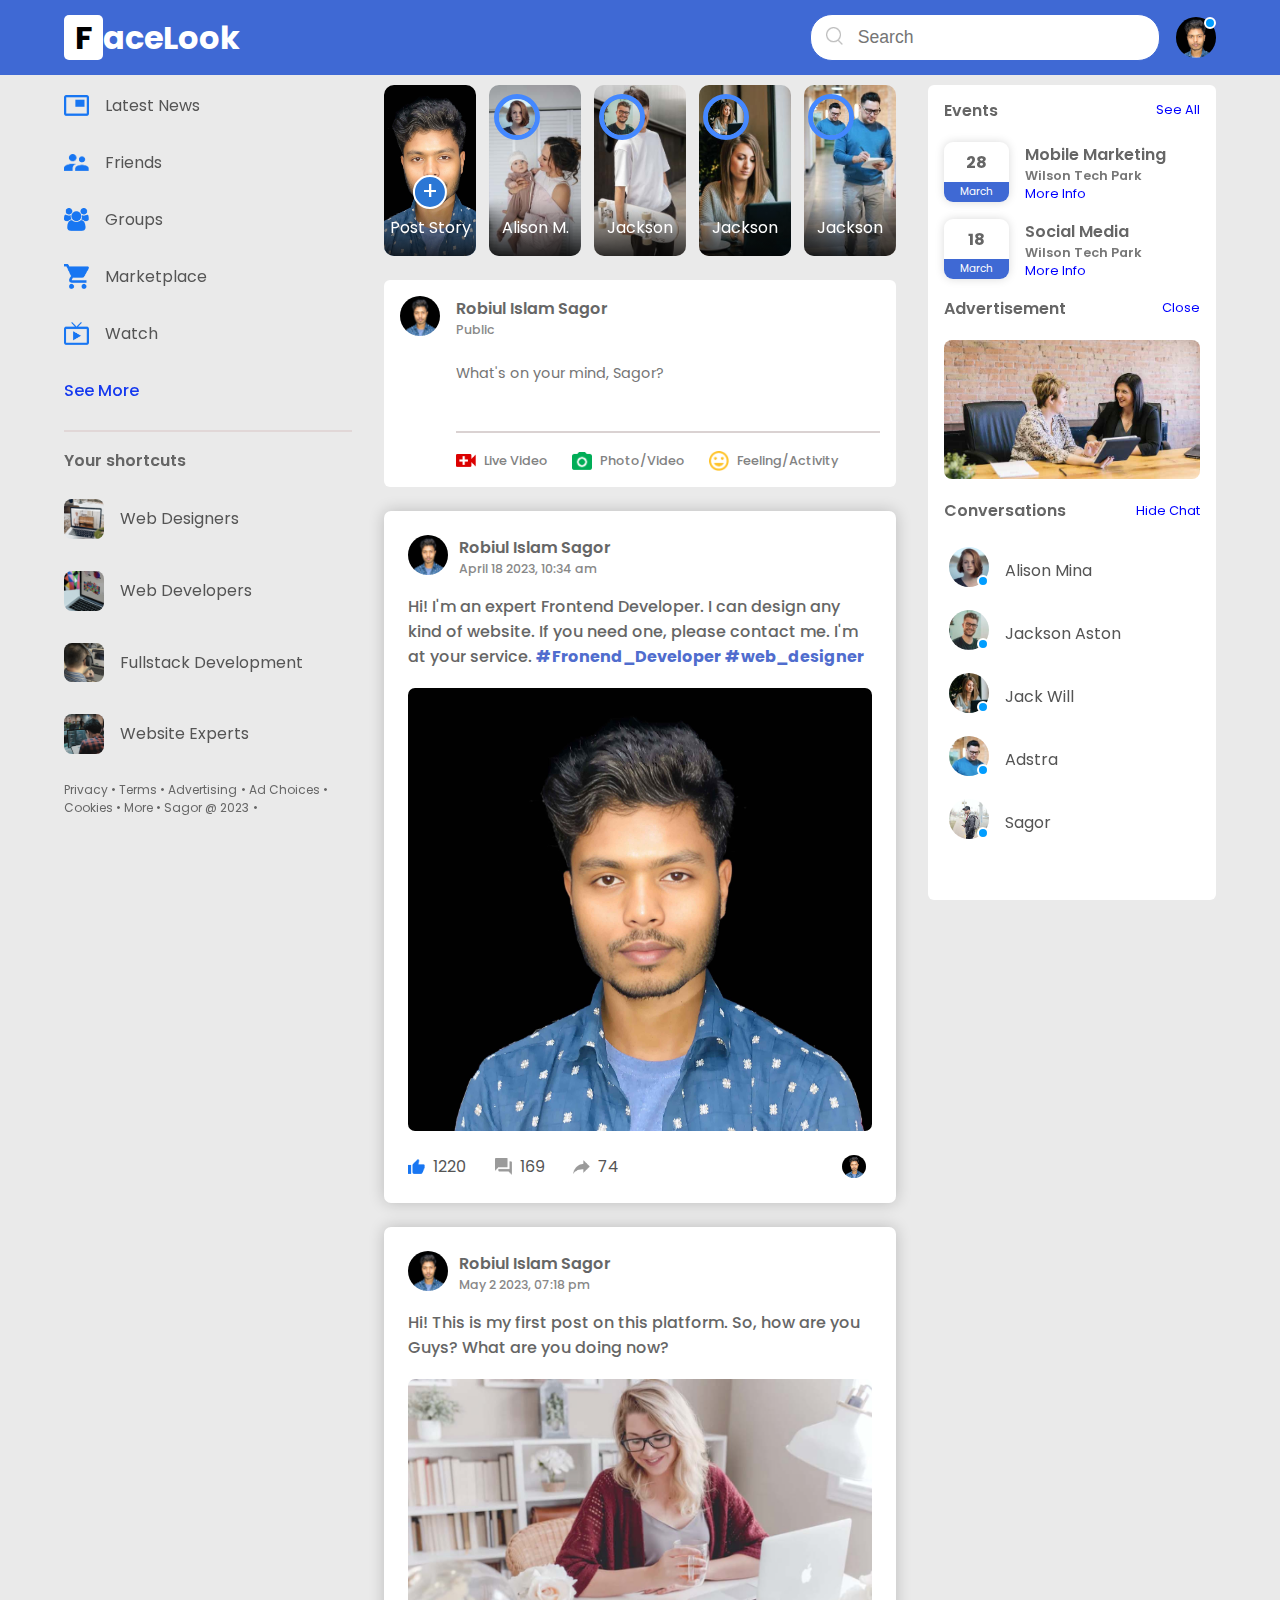
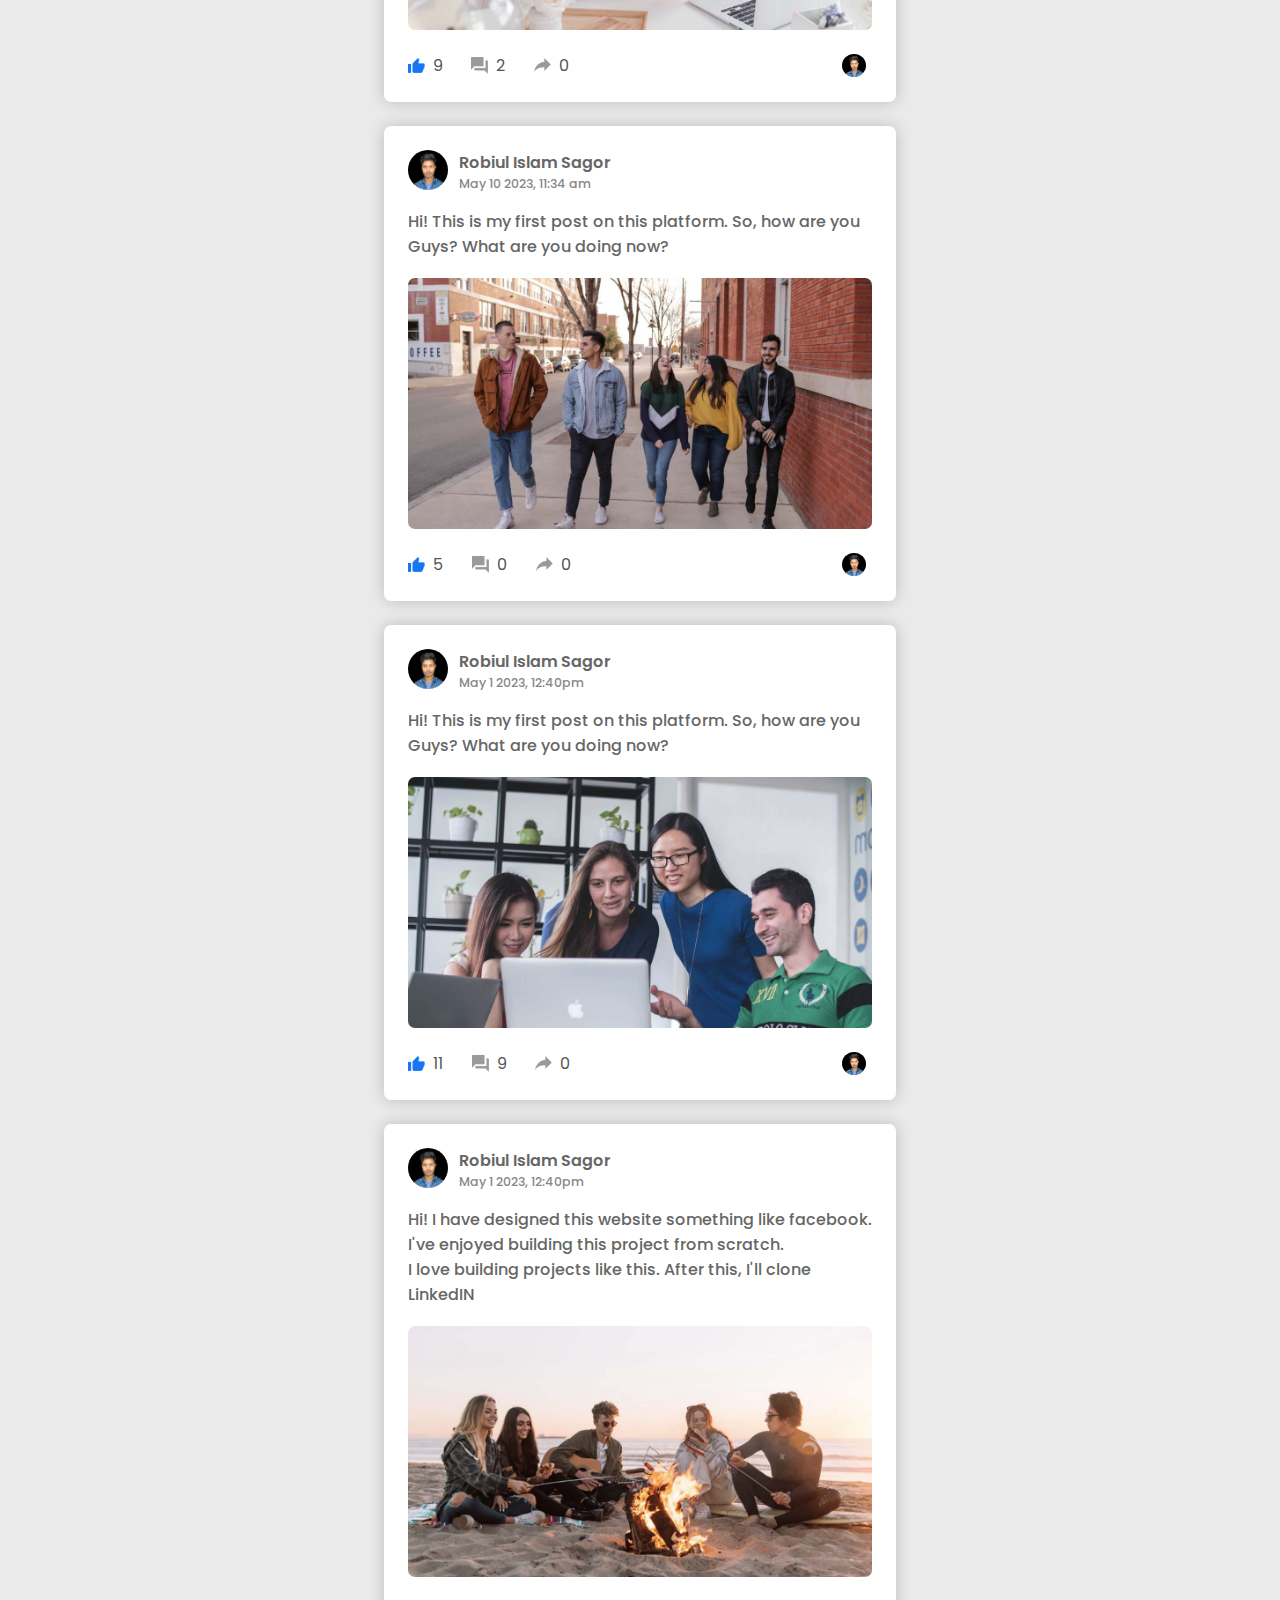
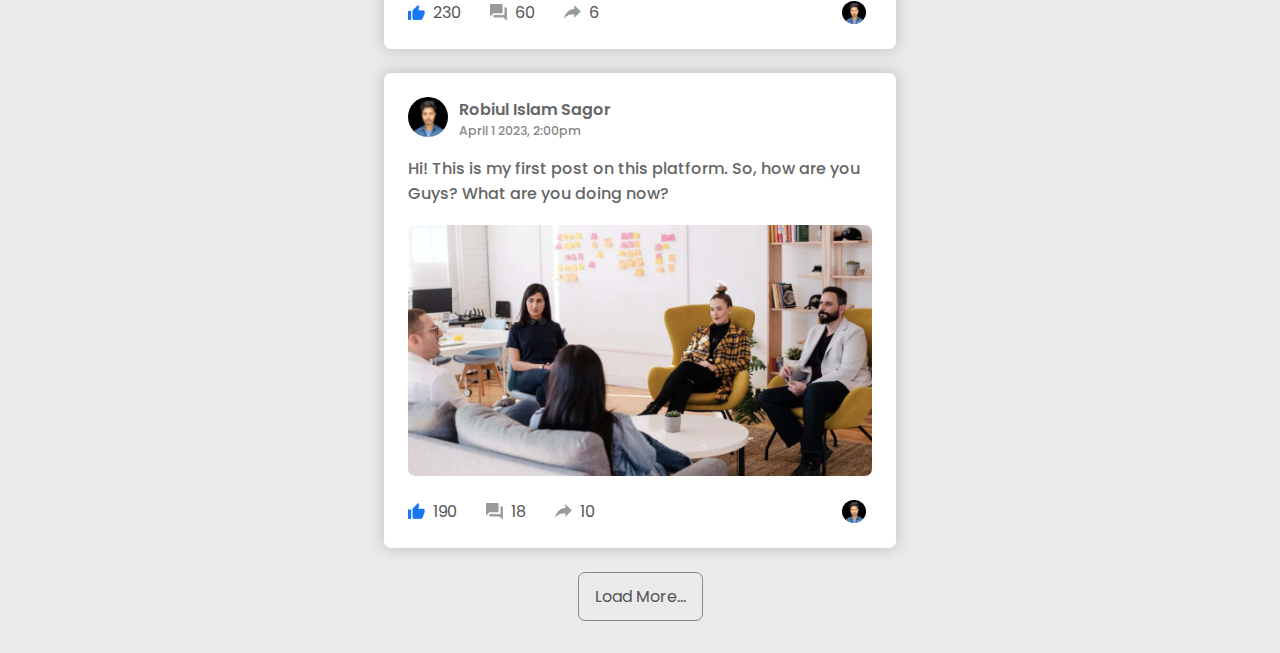
<file: index.html>
<!DOCTYPE html>
<html lang="en">

<head>
    <meta charset="UTF-8">
    <meta http-equiv="X-UA-Compatible" content="IE=edge">
    <meta name="viewport" content="width=device-width, initial-scale=1.0">
    <title>FaceLook.Com</title>
    <link rel="stylesheet" href="https://cdnjs.cloudflare.com/ajax/libs/font-awesome/6.4.0/css/all.min.css"
        integrity="sha512-iecdLmaskl7CVkqkXNQ/ZH/XLlvWZOJyj7Yy7tcenmpD1ypASozpmT/E0iPtmFIB46ZmdtAc9eNBvH0H/ZpiBw=="
        crossorigin="anonymous" referrerpolicy="no-referrer" />
    <link rel="shortcut icon" href="images/favicon2.ico" type="image/x-icon">
    <link rel="stylesheet" href="./style.css">
    <meta property="og:title" content="FaceLink: Clone like Facebook" />
    <meta property="og:description" content="It is a clone of Facebook old version." />
    <meta property="og:image" content="https://robiulsagor.github.io/fb-desktop-clone/images/me2.jpg" />
</head>

<body>
    <nav>
        <div class="nav-left">
            <a href="index.html">
                <h1 class="logo"><span>F</span>aceLook</h1>
            </a>
            <ul>
                <li><i class="fa-regular fa-bell"></i></li>
                <li><i class="fa-regular fa-envelope"></i></li>
                <li><i class="fa-solid fa-video"></i></li>
            </ul>
        </div>
        <div class="nav-right">
            <div class="search-container">
                <img src="./images/search.png" alt="">
                <input type="search" placeholder="Search">
            </div>

            <div class="nav-user-profile  online">
                <!-- <img src="./images/profile-pic.png" alt=""> -->
                <img src="./images/profile-pic.jpg" alt="">

                <!-- dropdown menu -->
                <div class="user-options">
                    <div class="toggle-btn">
                        <span></span>
                    </div>

                    <div class="user">
                        <div class="post-user user-info">
                            <img src="./images/profile-pic.png" class="profile-img">
                            <div>
                                <a href="profile.html">
                                    <h3>Robiul Islam Sagor</h3>
                                </a>
                                <a href="profile.html">

                                    <span class="link-more">See Your Profile</span>
                                </a>
                            </div>
                        </div>
                    </div>

                    <div class="user">
                        <div class="post-user user-info">
                            <img src="./images/feedback.png" class="profile-img">
                            <div>
                                <h3>Give Feedback</h3>
                                <span class="link-more">
                                    Help us improve the new design
                                </span>
                            </div>
                        </div>
                    </div>

                    <div class="user-options-options">

                        <div class="option">
                            <div class="option-left">
                                <img src="./images/setting.png" alt="">
                                <span>Settings and Privacy</span>
                            </div>
                            <i class="fa-solid fa-chevron-right option-icon"></i>
                        </div>

                        <div class="option">
                            <div class="option-left">
                                <img src="./images/help.png" alt="">
                                <span>Help and Support</span>
                            </div>
                            <i class="fa-solid fa-chevron-right option-icon"></i>
                        </div>

                        <div class="option">
                            <div class="option-left">
                                <img src="./images/display.png" alt="">
                                <span>Display & Accessbility</span>
                            </div>
                            <i class="fa-solid fa-chevron-right option-icon"></i>
                        </div>

                        <div class="option">
                            <div class="option-left">
                                <img src="./images/logout.png" alt="">
                                <span>Logout</span>
                            </div>
                            <i class="fa-solid fa-chevron-right option-icon"></i>
                        </div>

                    </div>
                </div>
            </div>
        </div>
    </nav>

    <section class="main">
        <div class="left">
            <ul class="left-links">
                <li><img src="./images/news.png"><span>Latest News</span></li>
                <li><img src="./images/friends.png"><span>Friends</span></li>
                <li><img src="./images/group.png"><span>Groups</span></li>
                <li><img src="./images/marketplace.png"><span>Marketplace</span></li>
                <li><img src="./images/watch.png"><span>Watch</span></li>
                <li><span>See More</span></li>
            </ul>

            <hr>
            <div class="shortcuts">
                <h2 class="section-title">
                    Your shortcuts
                </h2>
                <ul>
                    <li>
                        <img src="./images/shortcut-1.png" alt="">
                        <span>Web Designers</span>
                    </li>
                    <li>
                        <img src="./images/shortcut-2.png" alt="">
                        <span>Web Developers</span>
                    </li>
                    <li>
                        <img src="./images/shortcut-3.png" alt="">
                        <span>Fullstack Development</span>
                    </li>
                    <li>
                        <img src="./images/shortcut-4.png" alt="">
                        <span>Website Experts</span>
                    </li>
                </ul>
            </div>

            <div class="footer-links">
                <a href="#">Privacy</a>•
                <a href="#">Terms</a>•
                <a href="#">Advertising</a>•
                <a href="#">Ad Choices</a>•
                <a href="#">Cookies</a>•
                <a href="#">More</a>•
                <span>Sagor @ 2023</span>•
            </div>
        </div>



        <div class="middle">


            <div class="story-container">

                <div class="story create-story">
                    <img src="./images/me2.jpg" class="story-img" alt="">
                    <span>Post Story</span>
                </div>

                <div class="story">
                    <img src="./images/status-2.jpg" class="story-img" alt="">
                    <img src="./images/member-1.jpg" class="profile-story" alt="">
                    <span>Alison M.</span>
                </div>

                <div class="story">
                    <img src="./images/status-3.jpg" class="story-img" alt="">
                    <img src="./images/member-2.jpg" class="profile-story" alt="">
                    <span>Jackson</span>
                </div>

                <div class="story">
                    <img src="./images/status-4.jpg" class="story-img" alt="">
                    <img src="./images/member-3.jpg" class="profile-story" alt="">
                    <span>Jackson</span>
                </div>
                <div class="story">
                    <img src="./images/status-5.jpg" class="story-img" alt="">
                    <img src="./images/member-4.jpg" class="profile-story" alt="">
                    <span>Jackson</span>
                </div>
            </div>
            <!-- story container ends here -->

            <!-- write post container starts -->

            <div class="write-post-container">
                <img src="./images/me2.jpg" class="profile-img" alt="">
                <div style="flex:1">
                    <div class="user-info">
                        <h3> Robiul Islam Sagor</h3>
                        <p>Public <i class="fa-solid fa-caret-down "></i>
                        </p>
                    </div>

                    <textarea name="" placeholder="What's on your mind, Sagor?" class="write-post-textarea"></textarea>

                    <ul class="post-options">
                        <li>
                            <img src="./images/live-video.png" alt="">
                            <span>Live Video</span>
                        </li>
                        <li>
                            <img src="./images/photo.png" alt="">
                            <span>Photo/Video</span>
                        </li>
                        <li>
                            <img src="./images/feeling.png" alt="">
                            <span>Feeling/Activity</span>
                        </li>
                    </ul>
                </div>
            </div>

            <!-- write post container ends -->
            <!-- ==== -->

            <!-- post  -->
            <div class="post">
                <div class="post-top">
                    <div class="post-user user-info">
                        <img src="./images/me2.jpg" class="profile-img">
                        <div>
                            <a href="profile.html">
                                <h3>Robiul Islam Sagor</h3>
                            </a>
                            <p>April 18 2023, 10:34 am</p>
                        </div>
                    </div>
                    <i class="fa-solid fa-ellipsis view-options"></i>
                </div>

                <div class="post-body">
                    <p>Hi! I'm an expert Frontend Developer. I can design any kind of website. If you need one, please
                        contact me. I'm at your service. <a href="#">#Fronend_Developer</a> <a
                            href="#">#web_designer</a>

                    </p>
                    <div class="post-img">
                        <img src="./images/me2.jpg" alt="">
                    </div>
                </div>

                <div class="post-footer">
                    <div class="post-footer-left">
                        <ul class="reactions">
                            <li>
                                <img src="./images/like-blue.png" alt="">
                                <span>1220</span>
                            </li>
                            <li>
                                <img src="./images/comments.png" alt="">
                                <span>169</span>
                            </li>
                            <li>
                                <img src="./images/share.png" alt="">
                                <span>74</span>
                            </li>
                        </ul>
                    </div>
                    <div class="post-footer-right">
                        <img src="./images/me2.jpg" class="post-footer-pro-pic" alt=""><i
                            class="fa-solid fa-caret-down icon"></i>
                    </div>
                </div>
            </div>

            <!-- post  -->
            <div class="post">
                <div class="post-top">
                    <div class="post-user user-info">
                        <img src="./images/me2.jpg" class="profile-img">
                        <div>
                            <a href="profile.html">
                                <h3>Robiul Islam Sagor</h3>
                            </a>
                            <p>May 2 2023, 07:18 pm</p>
                        </div>
                    </div>
                    <i class="fa-solid fa-ellipsis view-options"></i>
                </div>

                <div class="post-body">
                    <p>Hi! This is my first post on this platform. So, how are you Guys? What are you doing now?</p>
                    <div class="post-img">
                        <img src="./images/feed-image-4.jpg" alt="">
                    </div>
                </div>

                <div class="post-footer">
                    <div class="post-footer-left">
                        <ul class="reactions">
                            <li>
                                <img src="./images/like-blue.png" alt="">
                                <span>9</span>
                            </li>
                            <li>
                                <img src="./images/comments.png" alt="">
                                <span>2</span>
                            </li>
                            <li>
                                <img src="./images/share.png" alt="">
                                <span>0</span>
                            </li>
                        </ul>
                    </div>
                    <div class="post-footer-right">
                        <img src="./images/me2.jpg" class="post-footer-pro-pic" alt=""><i
                            class="fa-solid fa-caret-down icon"></i>
                    </div>
                </div>
            </div>

            <!-- post  -->
            <div class="post">
                <div class="post-top">
                    <div class="post-user user-info">
                        <img src="./images/me2.jpg" class="profile-img">
                        <div>
                            <a href="profile.html">
                                <h3>Robiul Islam Sagor</h3>
                            </a>
                            <p>May 10 2023, 11:34 am</p>
                        </div>
                    </div>
                    <i class="fa-solid fa-ellipsis view-options"></i>
                </div>

                <div class="post-body">
                    <p>Hi! This is my first post on this platform. So, how are you Guys? What are you doing now?</p>
                    <div class="post-img">
                        <img src="./images/feed-image-3.jpg" alt="">
                    </div>
                </div>

                <div class="post-footer">
                    <div class="post-footer-left">
                        <ul class="reactions">
                            <li>
                                <img src="./images/like-blue.png" alt="">
                                <span>5</span>
                            </li>
                            <li>
                                <img src="./images/comments.png" alt="">
                                <span>0</span>
                            </li>
                            <li>
                                <img src="./images/share.png" alt="">
                                <span>0</span>
                            </li>
                        </ul>
                    </div>
                    <div class="post-footer-right">
                        <img src="./images/me2.jpg" class="post-footer-pro-pic" alt=""><i
                            class="fa-solid fa-caret-down icon"></i>
                    </div>
                </div>
            </div>

            <!-- post  -->
            <div class="post">
                <div class="post-top">
                    <div class="post-user user-info">
                        <img src="./images/me2.jpg" class="profile-img">
                        <div>
                            <a href="profile.html">
                                <h3>Robiul Islam Sagor</h3>
                            </a>
                            <p>May 1 2023, 12:40pm</p>
                        </div>
                    </div>
                    <i class="fa-solid fa-ellipsis view-options"></i>
                </div>

                <div class="post-body">
                    <p>Hi! This is my first post on this platform. So, how are you Guys? What are you doing now?</p>
                    <div class="post-img">
                        <img src="./images/feed-image-1.jpg" alt="">
                    </div>
                </div>

                <div class="post-footer">
                    <div class="post-footer-left">
                        <ul class="reactions">
                            <li>
                                <img src="./images/like-blue.png" alt="">
                                <span>11</span>
                            </li>
                            <li>
                                <img src="./images/comments.png" alt="">
                                <span>9</span>
                            </li>
                            <li>
                                <img src="./images/share.png" alt="">
                                <span>0</span>
                            </li>
                        </ul>
                    </div>
                    <div class="post-footer-right">
                        <img src="./images/me2.jpg" class="post-footer-pro-pic" alt=""><i
                            class="fa-solid fa-caret-down icon"></i>
                    </div>
                </div>
            </div>


            <!-- post  -->
            <div class="post">
                <div class="post-top">
                    <div class="post-user user-info">
                        <img src="./images/me2.jpg" class="profile-img">
                        <div>
                            <a href="profile.html">
                                <h3>Robiul Islam Sagor</h3>
                            </a>
                            <p>May 1 2023, 12:40pm</p>
                        </div>
                    </div>
                    <i class="fa-solid fa-ellipsis view-options"></i>
                </div>

                <div class="post-body">
                    <p>Hi! I have designed this website something like facebook. I've enjoyed building this project from
                        scratch. <br>
                        I love building projects like this. After this, I'll clone LinkedIN
                    </p>
                    <div class="post-img">
                        <img src="./images/feed-image-2.jpg" alt="">
                    </div>
                </div>

                <div class="post-footer">
                    <div class="post-footer-left">
                        <ul class="reactions">
                            <li>
                                <img src="./images/like-blue.png" alt="">
                                <span>230</span>
                            </li>
                            <li>
                                <img src="./images/comments.png" alt="">
                                <span>60</span>
                            </li>
                            <li>
                                <img src="./images/share.png" alt="">
                                <span>6</span>
                            </li>
                        </ul>
                    </div>
                    <div class="post-footer-right">
                        <img src="./images/me2.jpg" class="post-footer-pro-pic" alt=""><i
                            class="fa-solid fa-caret-down icon"></i>
                    </div>
                </div>
            </div>

            <!-- post  -->
            <div class="post">
                <div class="post-top">
                    <div class="post-user user-info">
                        <img src="./images/me2.jpg" class="profile-img">
                        <div>
                            <a href="profile.html">
                                <h3>Robiul Islam Sagor</h3>
                            </a>
                            <p>April 1 2023, 2:00pm</p>
                        </div>
                    </div>
                    <i class="fa-solid fa-ellipsis view-options"></i>
                </div>

                <div class="post-body">
                    <p>Hi! This is my first post on this platform. So, how are you Guys? What are you doing now?</p>
                    <div class="post-img">
                        <img src="./images/feed-image-5.jpg" alt="">
                    </div>
                </div>

                <div class="post-footer">
                    <div class="post-footer-left">
                        <ul class="reactions">
                            <li>
                                <img src="./images/like-blue.png" alt="">
                                <span>190</span>
                            </li>
                            <li>
                                <img src="./images/comments.png" alt="">
                                <span>18</span>
                            </li>
                            <li>
                                <img src="./images/share.png" alt="">
                                <span>10</span>
                            </li>
                        </ul>
                    </div>
                    <div class="post-footer-right">
                        <img src="./images/me2.jpg" class="post-footer-pro-pic" alt=""><i
                            class="fa-solid fa-caret-down icon"></i>
                    </div>
                </div>
            </div>


            <!-- loading btn -->
            <div class="load-btn-container">
                <button class="load-btn">Load More...</button>
                <h3 class="load_err">Loading Error</h3>
            </div>

        </div>

        <div class="right">
            <div class="events">
                <div class="section-header">
                    <h2 class="section-title">
                        Events
                    </h2>
                    <span class="link-more">See All</span>
                </div>

                <div class="event">
                    <div>
                        <div class="date-container">
                            <span>28</span>
                            <span>March</span>
                        </div>
                    </div>
                    <div class="event-details">
                        <h2 class="section-title">Mobile Marketing</h2>
                        <span class="addr"><i class="fa-solid fa-location-dot"></i> Wilson Tech Park</span>
                        <span class="link-more">More Info</span>

                    </div>
                </div>

                <div class="event">
                    <div>
                        <div class="date-container">
                            <span>18</span>
                            <span>March</span>
                        </div>
                    </div>
                    <div class="event-details">
                        <h2 class="section-title">Social Media</h2>
                        <span class="addr"><i class="fa-solid fa-location-dot"></i> Wilson Tech Park</span>
                        <span class="link-more">More Info</span>

                    </div>
                </div>
            </div>

            <div class="ads">
                <div class="ad">
                    <div class="section-header">
                        <h2 class="section-title">
                            Advertisement
                        </h2>
                        <span class="link-more">Close</span>
                    </div>
                    <div>
                        <img src="./images/advertisement.jpg" alt="">
                    </div>
                </div>
            </div>

            <div class="conversations">
                <div class="section-header">
                    <h2 class="section-title">
                        Conversations
                    </h2>
                    <span class="link-more">Hide Chat</span>
                </div>

                <div class="chats">
                    <div class="chat">
                        <div class="chat-img online">
                            <img src="./images/member-1.jpg" alt="">
                        </div>
                        <p>Alison Mina</p>
                    </div>
                    <div class="chat">
                        <div class="chat-img online">
                            <img src="./images/member-2.jpg" alt="">
                        </div>
                        <p>Jackson Aston</p>
                    </div>
                    <div class="chat">
                        <div class="chat-img online">
                            <img src="./images/member-3.jpg" alt="">
                        </div>
                        <p>Jack Will</p>
                    </div>
                    <div class="chat">
                        <div class="chat-img online">
                            <img src="./images/member-4.jpg" alt="">
                        </div>
                        <p>Adstra</p>
                    </div>
                    <div class="chat">
                        <div class="chat-img online">
                            <img src="./images/member-5.jpg" alt="">
                        </div>
                        <p>Sagor</p>
                    </div>
                </div>
            </div>
        </div>
    </section>


    <script src="./script.js"></script>
</body>

</html>
</file>
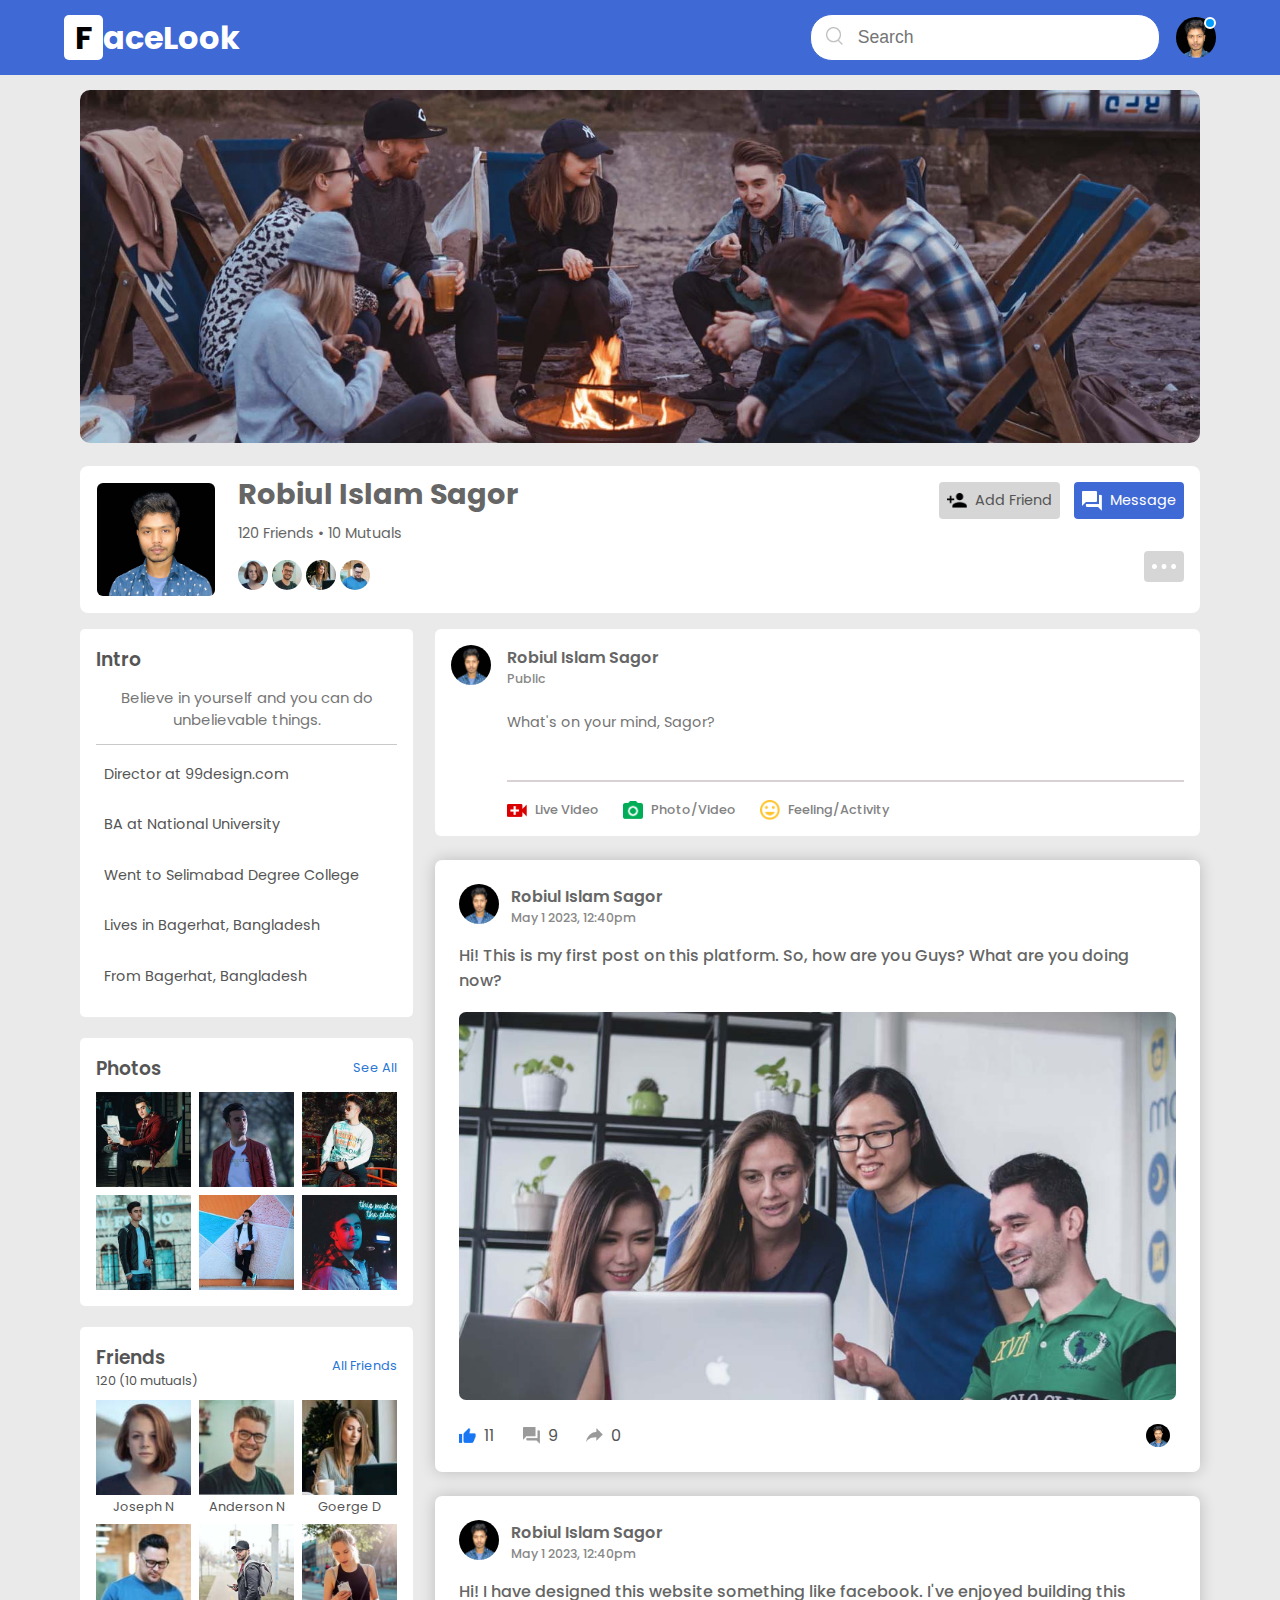
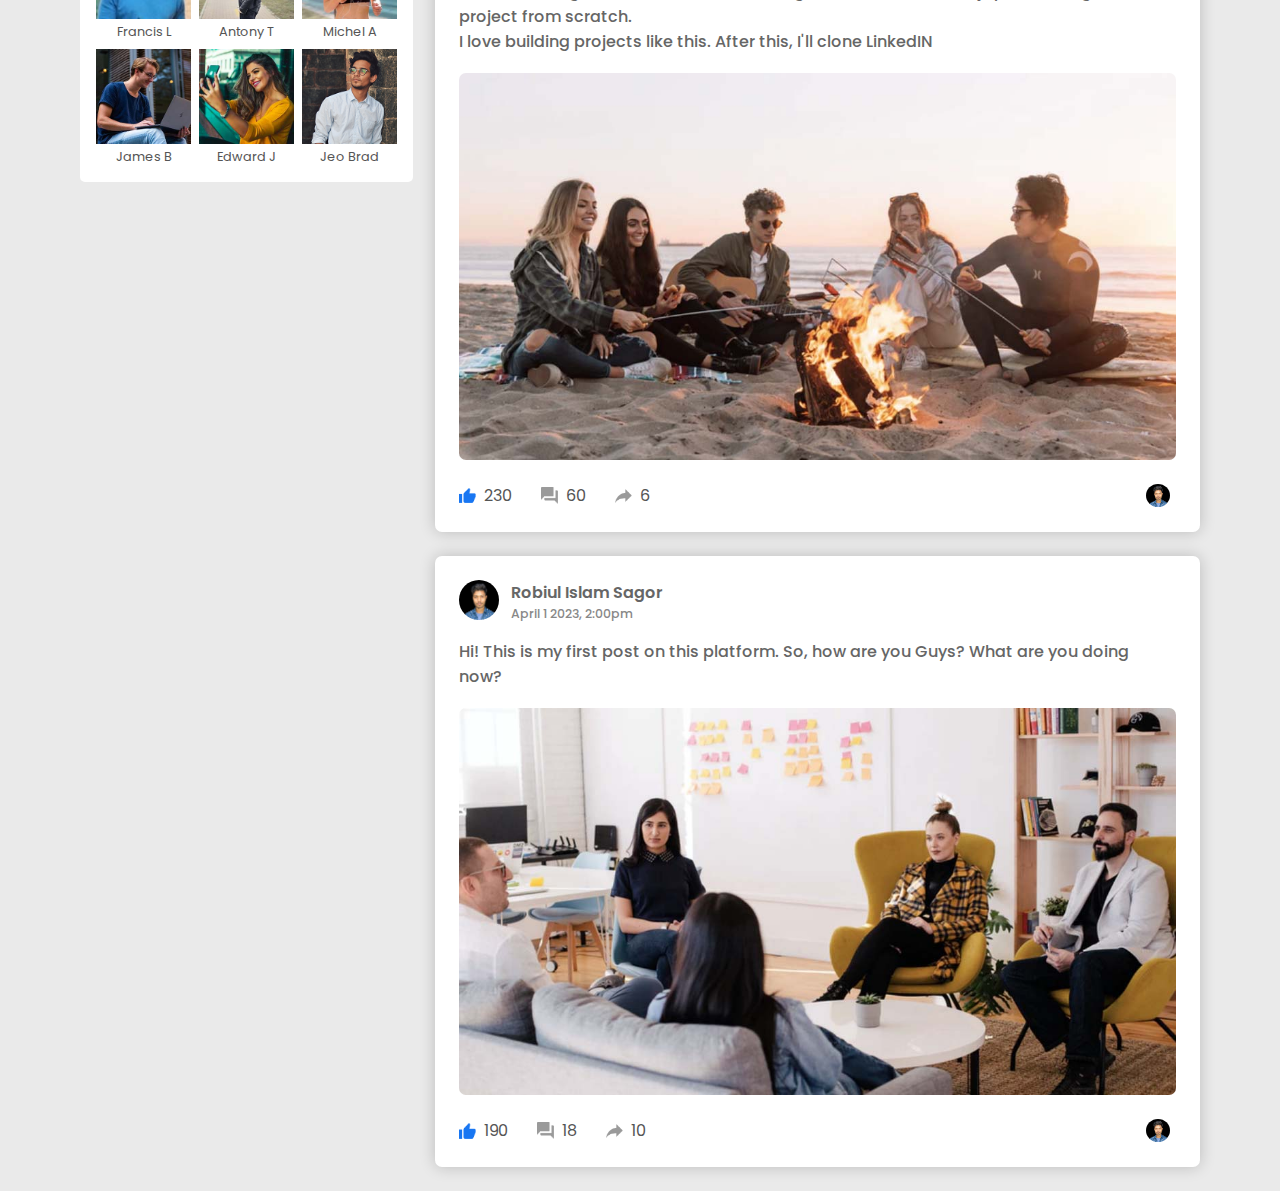
<file: profile.html>
<!DOCTYPE html>
<html lang="en">

<head>
    <meta charset="UTF-8">
    <meta http-equiv="X-UA-Compatible" content="IE=edge">
    <meta name="viewport" content="width=device-width, initial-scale=1.0">
    <title>FaceLook.Com</title>
    <link rel="stylesheet" href="https://cdnjs.cloudflare.com/ajax/libs/font-awesome/6.4.0/css/all.min.css"
        integrity="sha512-iecdLmaskl7CVkqkXNQ/ZH/XLlvWZOJyj7Yy7tcenmpD1ypASozpmT/E0iPtmFIB46ZmdtAc9eNBvH0H/ZpiBw=="
        crossorigin="anonymous" referrerpolicy="no-referrer" />
    <link rel="shortcut icon" href="images/favicon2.ico" type="image/x-icon">
    <link rel="stylesheet" href="./style.css">
    <meta property="og:title" content="FaceLink: Clone like Facebook" />
    <meta property="og:description" content="It is a clone of Facebook old version." />
    <meta property="og:image" content="https://robiulsagor.github.io/fb-desktop-clone/images/me2.jpg" />
</head>

<body>
    <nav>
        <div class="nav-left">
            <a href="index.html">
                <h1 class="logo"><span>F</span>aceLook</h1>
            </a>
            <ul>
                <li><i class="fa-regular fa-bell"></i></li>
                <li><i class="fa-regular fa-envelope"></i></li>
                <li><i class="fa-solid fa-video"></i></li>
            </ul>
        </div>
        <div class="nav-right">
            <div class="search-container">
                <img src="./images/search.png" alt="">
                <input type="search" placeholder="Search">
            </div>

            <div class="nav-user-profile  online">
                <!-- <img src="./images/profile-pic.png" alt=""> -->
                <img src="./images/profile-pic.jpg" alt="">

                <!-- dropdown menu -->
                <div class="user-options">
                    <div class="toggle-btn">
                        <span></span>
                    </div>

                    <div class="user">
                        <div class="post-user user-info">
                            <img src="./images/profile-pic.jpg" class="profile-img">
                            <div>
                                <a href="profile.html">
                                    <h3>Robiul Islam Sagor</h3>
                                </a>
                                <a href="profile.html">

                                    <span class="link-more">See Your Profile</span>
                                </a>
                            </div>
                        </div>
                    </div>

                    <div class="user">
                        <div class="post-user user-info">
                            <img src="./images/feedback.png" class="profile-img">
                            <div>
                                <h3>Give Feedback</h3>
                                <span class="link-more">
                                    Help us improve the new design
                                </span>
                            </div>
                        </div>
                    </div>

                    <div class="user-options-options">

                        <div class="option">
                            <div class="option-left">
                                <img src="./images/setting.png" alt="">
                                <span>Settings and Privacy</span>
                            </div>
                            <i class="fa-solid fa-chevron-right option-icon"></i>
                        </div>

                        <div class="option">
                            <div class="option-left">
                                <img src="./images/help.png" alt="">
                                <span>Help and Support</span>
                            </div>
                            <i class="fa-solid fa-chevron-right option-icon"></i>
                        </div>

                        <div class="option">
                            <div class="option-left">
                                <img src="./images/display.png" alt="">
                                <span>Display & Accessbility</span>
                            </div>
                            <i class="fa-solid fa-chevron-right option-icon"></i>
                        </div>

                        <div class="option">
                            <div class="option-left">
                                <img src="./images/logout.png" alt="">
                                <span>Logout</span>
                            </div>
                            <i class="fa-solid fa-chevron-right option-icon"></i>
                        </div>

                    </div>
                </div>
            </div>
        </div>
    </nav>

    <section class="profile-container">
        <div class="cover-photo">
            <img src="./images/cover.jpg" alt="">
        </div>

        <div class="profile-top">
            <div class="pt-left">
                <img src="./images/me2.jpg" class="profile-photo-big" alt="">
                <div class="pname">
                    <h2>Robiul Islam Sagor</h2>
                    <span>120 Friends • 10 Mutuals</span>
                    <div class="friend-img">
                        <img src="./images/member-1.jpg" alt="">
                        <img src="./images/member-2.jpg" alt="">
                        <img src="./images/member-3.jpg" alt="">
                        <img src="./images/member-4.jpg" alt="">
                    </div>
                </div>
            </div>
            <div class="pt-right">
                <div class="pt-top">
                    <div>
                        <img src="./images/add-friends.png" alt="">
                        <span>Add Friend</span>
                    </div>
                    <div>
                        <img src="./images/message.png" alt="">
                        <span>Message</span>
                    </div>

                </div>
                <div class="pt-bottom">
                    <img src="./images/see-more.png" alt="">
                </div>
            </div>
        </div>


        <div class="profile-main">


            <div class="main-left">

                <!-- intro container -->
                <div class="intro  left-containers">
                    <div class="intro-container">

                        <h3 class="container-header">Intro</h3>
                        <p class="intro-txt">Believe in yourself and you can do unbelievable things. <i
                                class="fa-regular fa-face-smile" style="color: #bfcb11;"></i></p>
                    </div>

                    <ul class="work">
                        <li>
                            <i class="fa-solid fa-briefcase"></i>
                            <span>Director at 99design.com</span>
                        </li>
                        <li>
                            <i class="fa-solid fa-graduation-cap"></i>
                            <span>BA at National University</span>
                        </li>
                        <li>
                            <i class="fa-solid fa-graduation-cap"></i>
                            <span>Went to Selimabad Degree College</span>
                        </li>
                        <!-- <li>
                            <i class="fa-solid fa-graduation-cap"></i>
                            <span>Went to BPGM Rahmania High School</span>
                        </li> -->
                        <li>
                            <i class="fa-solid fa-house"></i>
                            <span>Lives in Bagerhat, Bangladesh</span>
                        </li>
                        <li>
                            <i class="fa-solid fa-location-dot"></i>
                            <span>From Bagerhat, Bangladesh</span>
                        </li>
                    </ul>
                </div>

                <!-- photos container -->
                <div class=" left-containers">
                    <div class="container-top">
                        <span class="container-header">Photos</span>
                        <span class="more">See All</span>
                    </div>

                    <div class="photos">
                        <img src="./images/photo1.jpg" alt="">
                        <img src="./images/photo2.jpg" alt="">
                        <img src="./images/photo3.jpg" alt="">
                        <img src="./images/photo4.jpg" alt="">
                        <img src="./images/photo5.jpg" alt="">
                        <img src="./images/photo6.jpg" alt="">
                    </div>
                </div>

                <!-- friends container -->
                <div class="left-containers">
                    <div class="container-top">
                        <p class="container-header">Friends
                            <span class="container-sub-header">120 (10 mutuals)</span>
                        </p>
                        <span class="more">All Friends</span>
                    </div>

                    <div class="friends">
                        <div>
                            <img src="./images/member-1.jpg" alt="">
                            <span>Joseph N</span>
                        </div>
                        <div>
                            <img src="./images/member-2.jpg" alt="">
                            <span>Anderson N</span>
                        </div>
                        <div>
                            <img src="./images/member-3.jpg" alt="">
                            <span>Goerge D</span>
                        </div>
                        <div>
                            <img src="./images/member-4.jpg" alt="">
                            <span>Francis L</span>
                        </div>
                        <div>
                            <img src="./images/member-5.jpg" alt="">
                            <span>Antony T</span>
                        </div>
                        <div>
                            <img src="./images/member-6.jpg" alt="">
                            <span>Michel A</span>
                        </div>
                        <div>
                            <img src="./images/member-7.jpg" alt="">
                            <span>James B</span>
                        </div>
                        <div>
                            <img src="./images/member-8.jpg" alt="">
                            <span>Edward J</span>
                        </div>
                        <div>
                            <img src="./images/member-9.png" alt="">
                            <span>Jeo Brad</span>
                        </div>
                    </div>
                </div>
            </div>


            <div class="main-right">

                <!-- write post container starts -->

                <div class="write-post-container">
                    <img src="./images/me2.jpg" class="profile-img" alt="">
                    <div style="flex:1">
                        <div class="user-info">
                            <h3> Robiul Islam Sagor</h3>
                            <p>Public <i class="fa-solid fa-caret-down "></i>
                            </p>
                        </div>

                        <textarea name="" placeholder="What's on your mind, Sagor?"
                            class="write-post-textarea"></textarea>

                        <ul class="post-options">
                            <li>
                                <img src="./images/live-video.png" alt="">
                                <span>Live Video</span>
                            </li>
                            <li>
                                <img src="./images/photo.png" alt="">
                                <span>Photo/Video</span>
                            </li>
                            <li>
                                <img src="./images/feeling.png" alt="">
                                <span>Feeling/Activity</span>
                            </li>
                        </ul>
                    </div>
                </div>
                <!-- write post container ends -->

                <!-- post  -->
                <div class="post">
                    <div class="post-top">
                        <div class="post-user user-info">
                            <img src="./images/me2.jpg" class="profile-img">
                            <div>
                                <a href="profile.html">
                                    <h3>Robiul Islam Sagor</h3>
                                </a>
                                <p>May 1 2023, 12:40pm</p>
                            </div>
                        </div>
                        <i class="fa-solid fa-ellipsis view-options"></i>
                    </div>

                    <div class="post-body">
                        <p>Hi! This is my first post on this platform. So, how are you Guys? What are you doing now?</p>
                        <div class="post-img">
                            <img src="./images/feed-image-1.jpg" alt="">
                        </div>
                    </div>

                    <div class="post-footer">
                        <div class="post-footer-left">
                            <ul class="reactions">
                                <li>
                                    <img src="./images/like-blue.png" alt="">
                                    <span>11</span>
                                </li>
                                <li>
                                    <img src="./images/comments.png" alt="">
                                    <span>9</span>
                                </li>
                                <li>
                                    <img src="./images/share.png" alt="">
                                    <span>0</span>
                                </li>
                            </ul>
                        </div>
                        <div class="post-footer-right">
                            <img src="./images/me2.jpg" class="post-footer-pro-pic" alt=""><i
                                class="fa-solid fa-caret-down icon"></i>
                        </div>
                    </div>
                </div>
                <!-- post ends -->

                <!-- post  -->
                <div class="post">
                    <div class="post-top">
                        <div class="post-user user-info">
                            <img src="./images/me2.jpg" class="profile-img">
                            <div>
                                <a href="profile.html">
                                    <h3>Robiul Islam Sagor</h3>
                                </a>
                                <p>May 1 2023, 12:40pm</p>
                            </div>
                        </div>
                        <i class="fa-solid fa-ellipsis view-options"></i>
                    </div>

                    <div class="post-body">
                        <p>Hi! I have designed this website something like facebook. I've enjoyed building this project
                            from
                            scratch. <br>
                            I love building projects like this. After this, I'll clone LinkedIN
                        </p>
                        <div class="post-img">
                            <img src="./images/feed-image-2.jpg" alt="">
                        </div>
                    </div>

                    <div class="post-footer">
                        <div class="post-footer-left">
                            <ul class="reactions">
                                <li>
                                    <img src="./images/like-blue.png" alt="">
                                    <span>230</span>
                                </li>
                                <li>
                                    <img src="./images/comments.png" alt="">
                                    <span>60</span>
                                </li>
                                <li>
                                    <img src="./images/share.png" alt="">
                                    <span>6</span>
                                </li>
                            </ul>
                        </div>
                        <div class="post-footer-right">
                            <img src="./images/me2.jpg" class="post-footer-pro-pic" alt=""><i
                                class="fa-solid fa-caret-down icon"></i>
                        </div>
                    </div>
                </div>

                <!-- post  -->
                <div class="post">
                    <div class="post-top">
                        <div class="post-user user-info">
                            <img src="./images/me2.jpg" class="profile-img">
                            <div>
                                <a href="profile.html">
                                    <h3>Robiul Islam Sagor</h3>
                                </a>
                                <p>April 1 2023, 2:00pm</p>
                            </div>
                        </div>
                        <i class="fa-solid fa-ellipsis view-options"></i>
                    </div>

                    <div class="post-body">
                        <p>Hi! This is my first post on this platform. So, how are you Guys? What are you doing now?</p>
                        <div class="post-img">
                            <img src="./images/feed-image-5.jpg" alt="">
                        </div>
                    </div>

                    <div class="post-footer">
                        <div class="post-footer-left">
                            <ul class="reactions">
                                <li>
                                    <img src="./images/like-blue.png" alt="">
                                    <span>190</span>
                                </li>
                                <li>
                                    <img src="./images/comments.png" alt="">
                                    <span>18</span>
                                </li>
                                <li>
                                    <img src="./images/share.png" alt="">
                                    <span>10</span>
                                </li>
                            </ul>
                        </div>
                        <div class="post-footer-right">
                            <img src="./images/me2.jpg" class="post-footer-pro-pic" alt=""><i
                                class="fa-solid fa-caret-down icon"></i>
                        </div>
                    </div>
                </div>
                <!-- post end -->
            </div>
        </div>

    </section>

    <script src="./script.js"></script>
</body>

</html>
</file>
<file: style.css>
@import url('https://fonts.googleapis.com/css2?family=Poppins:wght@300;400;500;600;700&display=swap');

* {
    padding: 0;
    margin: 0;
    box-sizing: border-box;
}

:root {
    --body-color: #eaeaea;
    --bg-color: #fff;
    --nav-bg: #3f69d4;
    --shadow: rgba(0, 0, 0, 0.2);
    --right-side: #fff;
    --search-bg: #fff;
    --search-border: #3f69d4;
    --txt1: #555;
    --txt2: #666;
    --hover-effect: #0404041b;
    --load-btn-bg-hover: #444;
    --load-btn-txt-hover: #fff;
    --btn-bg-1: #00000029;
}

.dark-theme {
    --body-color: #222;
    --bg-color: #000;
    --nav-bg: #000;
    --shadow: rgba(255, 255, 255, 0.2);
    --right-side: #000000;
    --search-bg: transparent;
    --search-border: #f8f8f8;
    --txt1: #dfdfdf;
    --txt2: #c0c0c0;
    --hover-effect: #fafafa33;
    --load-btn-bg-hover: #e0e0e0;
    --load-btn-txt-hover: #000;
    --btn-bg-1: #ffffff50;
}

.icon {
    color: #666;
}

a:link {
    text-decoration: none;
}

.container-top {
    display: flex;
    justify-content: space-between;
    align-items: center;
}

.container-header {
    font-size: 1.17rem;
    font-weight: 600;
    color: var(--txt1);
}

.container-sub-header {
    display: block;
    font-size: .8rem;
    font-weight: 400;
}

.more {
    font-size: .8rem;
    color: #2b77d5;
    cursor: pointer;
}

.more:hover {
    text-decoration: underline;
}

body {
    font-family: Poppins;
    background-color: var(--body-color);
    width: 100vw !important;
    overflow-x: hidden;
    transition: background .3s;
}

.container {
    padding: 0 5%;
}

nav {
    background: var(--nav-bg);
    color: aliceblue;
    padding: 1rem 5%;
    position: fixed;
    top: 0;
    width: 100%;
    height: 75px;
    display: flex;
    justify-content: space-between;
    z-index: 100;
    transition: background .3s;
}

.logo {
    color: #fff;
    font-size: 2rem;
    transition: .3s;
}

.logo span {
    background: #fff;
    color: black;
    padding: 0 .7rem;
    border-radius: 5px;
    transition: .3s;
}

.logo:hover {
    color: #3b3b3b;
}

.logo:hover span {
    color: #e3e3e3;
    background: #373737;
}

.nav-left {
    display: flex;
    align-items: center;
    gap: 1.6rem;
    /* background: #000; */
    /* flex: 1; */
}

.nav-left ul {
    display: flex;
}

.nav-left ul li {
    display: flex;
    align-items: center;
}

.nav-left ul li i {
    /* width: 28px; */
    font-size: 1.8rem;
    color: #fff;
    margin: 0 15px;
}

nav .container {
    display: flex;
    align-items: center;
    justify-content: space-between;
}

.nav-right {
    display: flex;
    align-items: center;
    gap: 1rem;
    /* background: #12b56c; */
    /* flex: 1; */
}

.search-container {
    width: 350px;
    background: var(--search-bg);
    border: 1px solid var(--search-border);
    display: flex;
    padding: 12px 15px;
    border-radius: 22px;
    gap: .9rem;
}

.search-container img {
    width: 18px;
    height: 18px;
    cursor: pointer;
    /* margin-top: 2px; */
}

.search-container input {
    width: 100%;
    background: transparent;
    border: none;
    outline: none;
    font-size: 1.1rem;
    color: var(--txt1);
}

.nav-user-profile {
    display: flex;
    cursor: pointer;
}

.online {
    position: relative;
}

.online::after {
    content: "";
    position: absolute;
    top: 0;
    right: 0;
    height: 8px;
    width: 8px;
    background: rgb(0, 157, 255);
    border-radius: 50%;
    border: 2px solid #fff;
}

.nav-user-profile img {
    width: 40px;
    border-radius: 50%;
}

.nav-user-profile.show-dropdown .user-options {
    /* background: #000; */
    height: 400px;
}

.user-options {
    position: absolute;
    top: 155%;
    width: 370px;
    right: 0;
    background: var(--bg-color);
    box-shadow: 0 0 10px rgba(0, 0, 0, 0.5);
    color: #777;
    border-radius: 7px;
    height: 0;
    overflow: hidden;
    transition: .2s;
}

.user {
    padding: .8rem 0;
    margin: 0 1rem;
    border-bottom: 2px solid #b5b5b5;

}

.user-options-options {
    padding: .5rem;
    padding-bottom: 1rem;
}

.option {
    display: flex;
    align-items: center;
    justify-content: space-between;
    padding: .6rem .5rem;
    /* padding: 0 .5rem; */
    cursor: pointer;
    transition: .3s;
    border-radius: 7px;
    color: var(--txt1);
}

.option:hover {
    background: var(--hover-effect);
}

.option div {
    display: flex;
    align-items: center;
    gap: 1rem;
    font-weight: 500;
}

.option-icon {
    font-size: 1.2rem;
}

/* toggle button */
.toggle-btn {
    position: absolute;
    top: 20px;
    right: 17px;
    background: #aaa;
    height: 25px;
    width: 45px;
    border-radius: 18px;
    padding: 2px 3px;
}

.toggle-btn span {
    display: inline-block;
    width: 20px;
    height: 20px;
    /* margin-top: 2.2px;
    margin-left: 2px; */
    background: #fefdfd;
    border-radius: 50%;
    transition: transform .3s;
}

.toggle-btn span.on {
    transform: translateX(100%);
}

/* ============ */

/* main starts */
.main {
    margin: 85px 5%;
    margin-bottom: 0;
    display: flex;
    gap: 2rem;

}

.left, .right {
    /* flex-basis: 25%; */
    width: 25%;
    position: sticky;
    top: 85px;
    align-self: flex-start;
    height: calc(100vh - 85px);
    overflow-y: auto;
    padding-top: .5rem;
    padding-bottom: 1rem;
    flex-grow: 0;
    flex-shrink: 0;
}

hr {
    background-color: rgb(225, 215, 215);
    height: 2px;
    border: none;
}

.left::-webkit-scrollbar, .right::-webkit-scrollbar {
    display: none;
}

.left-links, .shortcuts ul {
    list-style: none;
    display: flex;
    flex-direction: column;
    gap: 2rem;
    margin-bottom: 1.7rem;
}

.left-links li, .shortcuts ul li {
    display: flex;
    gap: 1rem;
    /* margin-top: 1rem;
    margin-bottom: 2rem; */
    align-items: center;
    color: var(--txt1);
}

.left-links li:last-child {
    color: #1539ef;
    font-weight: 500;
}

.left-links li img {
    width: 25px;
}

.shortcuts {
    margin: 1rem 0;
}

.shortcuts ul li img {
    width: 40px;
    border-radius: 8px;
}

.shortcuts ul {
    margin-top: 1.6rem;
}

.section-title {
    font-size: 1rem;
    color: var(--txt2);
    font-weight: 600;
}

.main-left .section-title {
    /* font-size: 1.17rem; */
}

.footer-links, .footer-links a, .footer-links span {
    color: var(--txt2);
    font-size: .75rem;
    padding-right: .2rem;
}

.footer-links a:hover {
    text-decoration: underline;
}

/* ============== */

.middle {
    /* flex-basis: 50%; */
    width: 47%;
    /* background: #790808; */
    flex-grow: 0 !important;
    flex-shrink: 1 !important;
}

.story-container {
    display: flex;
    gap: .8rem;
    overflow: auto;
    position: relative;
    transition: .3s;
}

.story {
    position: relative;
    /* height: 200px; */
    border-radius: 10px;
    overflow: hidden;
    flex: 1;
}

.story .story-img {
    width: 100%;
    height: 100%;
    background-size: cover;
    object-fit: cover;
}

.profile-story {
    position: absolute;
    top: 5%;
    left: 5%;
    /* transform: translate(-50%, -50%); */
    width: 46px !important;
    border-radius: 50%;
    border: 5px solid #48f;
}

.story span {
    position: absolute;
    bottom: 0px;
    left: 50%;
    transform: translateX(-50%);
    font-size: 1rem;
    display: inline-block;
    width: 100%;
    text-align: center;
    background-image: linear-gradient(transparent, rgba(0, 0, 0, 0.8));
    padding: 1rem 0;
    color: #fff;
}

.create-story span::after {
    content: "+";
    position: absolute;
    bottom: 30px;
    left: 50%;
    height: 30px !important;
    width: 30px !important;
    background: #2b77d5;
    /* padding: .4rem; */
    border-radius: 50%;
    font-size: 1.5rem;
    display: flex;
    align-items: center;
    justify-content: center;
    /* line-height: 1.3rem; */
    transform: translate(-50%, -50%);
    color: #fff;
    border: 2px solid #fff;
}

/* story ends */

/* write post section */

.write-post-container {
    display: flex;
    gap: 1rem;
    margin-top: 1.5rem;
    background: var(--right-side);
    padding: 1rem;
    border-radius: 6px;
    align-items: flex-start;
    justify-content: baseline;
}

.main-right .write-post-container {
    margin-top: 0;
}

.profile-img {
    width: 40px;
    height: 40px;
    border-radius: 50%;
}

.user-info h3 {
    font-size: 1rem;
    font-weight: 600;
    color: var(--txt2);
}

.user-info p {
    font-size: .78rem;
    font-weight: 500;
    color: #888;
}

.write-post-textarea {
    width: 100%;
    height: 70px;
    resize: none;
    font-family: inherit;
    border: none;
    border-bottom: 2px solid #dad2d2;
    outline: none;
    margin-top: 1.5rem;
    color: var(--txt2);
    font-size: .9rem;
    background: transparent;
}

.post-options {
    list-style-type: none;
    display: flex;
    align-items: center;
    margin-top: .7rem;
}

.post-options img {
    width: 20px;
}

.post-options li {
    display: flex;
    align-items: center;
    gap: .5rem;
    font-size: .8rem;
    color: #828282;
    margin-right: 1.5rem;
    font-weight: 500;
}

/* post container starts */
.post {
    margin: 1.5rem 0;
    background: var(--right-side);
    padding: 1.5rem;
    border-radius: 7px;
    box-shadow: 0 0 16px var(--shadow);
}

.post-top {
    display: flex;
    justify-content: space-between;
    align-items: center;
}

.view-options {
    transition: .3s;
}

.view-options:hover {
    /* background: #000; */
    cursor: pointer;
    color: #aaa;
}

.post-user {
    display: flex;
    gap: 0.7rem;
}

.post-body {
    margin: 1rem 0;
}

.post-body p {
    color: var(--txt2);
    font-weight: 500;
}

.post-body a {
    color: rgb(80, 109, 206);
    font-weight: 700;
}

.post-body a:hover {
    text-decoration: underline;
}

.post-img img {
    width: 100%;
    border-radius: 7px;
    margin-top: 1.2rem;
}

.post-footer {
    display: flex;
    justify-content: space-between;
}

.reactions {
    list-style: none;
    display: flex;
    gap: 1.8rem;
}

.reactions li {
    display: flex;
    align-items: center;
    gap: .5rem;
    color: var(--txt1);
}

.reactions img {
    width: 17px;
}

.post-footer-right {
    display: flex;
    align-items: center;
    gap: .4rem;
}

.post-footer-pro-pic {
    width: 24px;
    border-radius: 50%;
}

.load-btn-container {
    text-align: center;
    margin-bottom: 2rem;
}

.load-btn {
    padding: .7rem 1rem;
    font-size: 1rem;
    font-family: inherit;
    background: transparent;
    border: 1px solid #888;
    border-radius: 7px;
    cursor: pointer;
    transition: .3s;
    color: var(--txt1);
}

.load-btn:hover {
    background: var(--load-btn-bg-hover);
    color: var(--load-btn-txt-hover);
}

.load_err {
    color: #db3c3c;
    position: relative;
    display: none;
    margin-top: 2rem;
    margin-bottom: 1rem;
}

.load_err.show {
    display: inline-block;
}

.load_err::before {
    content: '';
    position: absolute;
    left: -26px;
    top: 50%;
    background: #db3c3c;
    height: 2px;
    width: 20px;
}

.load_err::after {
    content: '';
    position: absolute;
    right: -26px;
    top: 50%;
    background: #db3c3c;
    height: 2px;
    width: 20px;
}

/* right =================== */

.right {
    background: var(--right-side);
    border-radius: 6px;
    padding: 0rem 1rem;
    padding-bottom: 1rem;
}

.section-header {
    display: flex;
    justify-content: space-between;
    align-items: center;
    margin: .8rem 0 1.2rem
}

.link-more {
    color: blue;
    font-size: .8rem;
    cursor: pointer;
    transition: .3s;
}

.link-more:hover {
    text-decoration: underline;
}

.event {
    display: flex;
    gap: 1rem;
    margin-bottom: 1rem;
}

.event-details {
    display: flex;
    flex-direction: column;
    align-items: flex-start;
}

.date-container {
    box-shadow: 0 0 10px #dadada;
    width: 65px;
    position: relative;
    border-radius: 9px;
    overflow: hidden;
}

.date-container span:last-child {
    position: absolute;
    background: #3f69d4;
    bottom: 0;
    left: 0;
    font-size: .65rem;
    width: 100%;
    text-align: center;
    color: #fff;
    padding: .12rem 0;
}

.date-container span:first-child {
    display: block;
    padding: 1.1rem 0;
    text-align: center;
    transform: translateY(-10px);
    font-weight: 700;
    color: #666;
}

.addr {
    font-size: .8rem;
    color: #777;
    font-weight: 600;
}

.ad img {
    width: 100%;
    border-radius: 8px;
}

.chats {
    display: flex;
    flex-direction: column;
    gap: .4rem;
}

.chat {
    display: flex;
    gap: 1rem;
    align-items: center;
    padding: .3rem;
    border-radius: 5px;
    cursor: pointer;
    transition: .3s;
    color: var(--txt1);
}

.chat img {
    width: 40px;
    border-radius: 50%;
}

.chat .online::after {
    top: unset;
    bottom: 7px;
}

.chat:hover {
    background: var(--hover-effect)
}

/* ============ */
/* END OF HOMEPAGE */
/* ====================================================================================================================== */
/* BEGINing OF PROFILE PAGE */

.profile-container {
    width: 1120px;
    max-width: 1120px;
    margin: auto;
    margin-top: 90px;
}

.cover-photo img {
    width: 100%;
    border-radius: 10px;
}

.profile-top {
    display: flex;
    background: var(--bg-color);
    justify-content: space-between;
    margin: 1rem 0;
    border-radius: 8px;
    padding: 1rem;
    color: var(--txt2);
}

.profile-photo-big {
    width: 120px;
    border-radius: 7px;
    border: 1px solid #fff;
    overflow: hidden;
}

.pt-left {
    display: flex;
    align-items: start;
    gap: 1.4rem;
}


.pname {
    display: flex;
    flex-direction: column;
    gap: .97rem;
    justify-content: space-between;
}

.pname h2 {
    margin: 0;
    padding: 0;
    line-height: 1.6rem;
    font-size: 1.8rem;
}

.pname span {
    font-size: .9rem;
}

.friend-img img {
    width: 30px;
    border-radius: 50%;
}

.pt-right {
    /* background: #000; */
}

.pt-top {
    display: flex;
    gap: .9rem;
}

.pt-top div {
    background: var(--btn-bg-1);
    font-size: .9rem;
    padding: .5rem;
    display: flex;
    gap: .5rem;
    align-items: center;
    border-radius: 4px;
    color: var(--txt1);
    cursor: pointer;
    transition: background .3s;
}

.pt-top div:hover {
    background: #3f69d4;
    color: #ffff;
}

.pt-top div:last-child {
    background: #3f69d4;
    color: #fff;
}

.pt-top div:last-child:hover {
    background: #333;
    /* color: #333; */
}

.pt-top img {
    width: 20px;
}

.pt-bottom {
    text-align: right;
    margin-top: 2rem;
}

.pt-bottom img {
    width: 40px;
    background: var(--btn-bg-1);
    padding: .8rem .5rem;
    border-radius: 4px;
    cursor: pointer;
    transition: .3s;
}

.pt-bottom img:hover {
    background: #0000005f;
}

.profile-main {
    display: flex;
    gap: 1.4rem;
}

.main-left {
    flex: 3;
    /* position: sticky;
    top: 85px;
    align-self: flex-start;
    height: 190vh; */
}

.left-containers {
    background: var(--bg-color);
    border-radius: 5px;
    padding: 1rem;
    color: var(--txt1);
    margin-bottom: 1.3rem;
}

.intro-container {
    border-bottom: 1px solid #c9c9c9;
}

.intro-txt {
    color: var(--txt1);
    text-align: center;
    font-size: .93rem;
    margin: .8rem .3rem;
    opacity: .8;
}

.work {
    list-style: none;
}

.work li {
    padding: .8rem 0;
}

.work li:first-child {
    padding-top: 1rem;
}

.work li span {
    margin-left: .5rem;
    font-size: .9rem;
}

.photos, .friends {
    display: grid;
    grid-template-columns: repeat(3, 1fr);
    gap: .5rem;
    margin-top: .6rem;
}

.photos img, .friends img {
    width: 95px;
}

.friends span {
    font-size: .8rem;
    display: block;
    text-align: center;
    margin-top: -.2rem;
}

.main-right {
    flex: 7;

}
</file>
